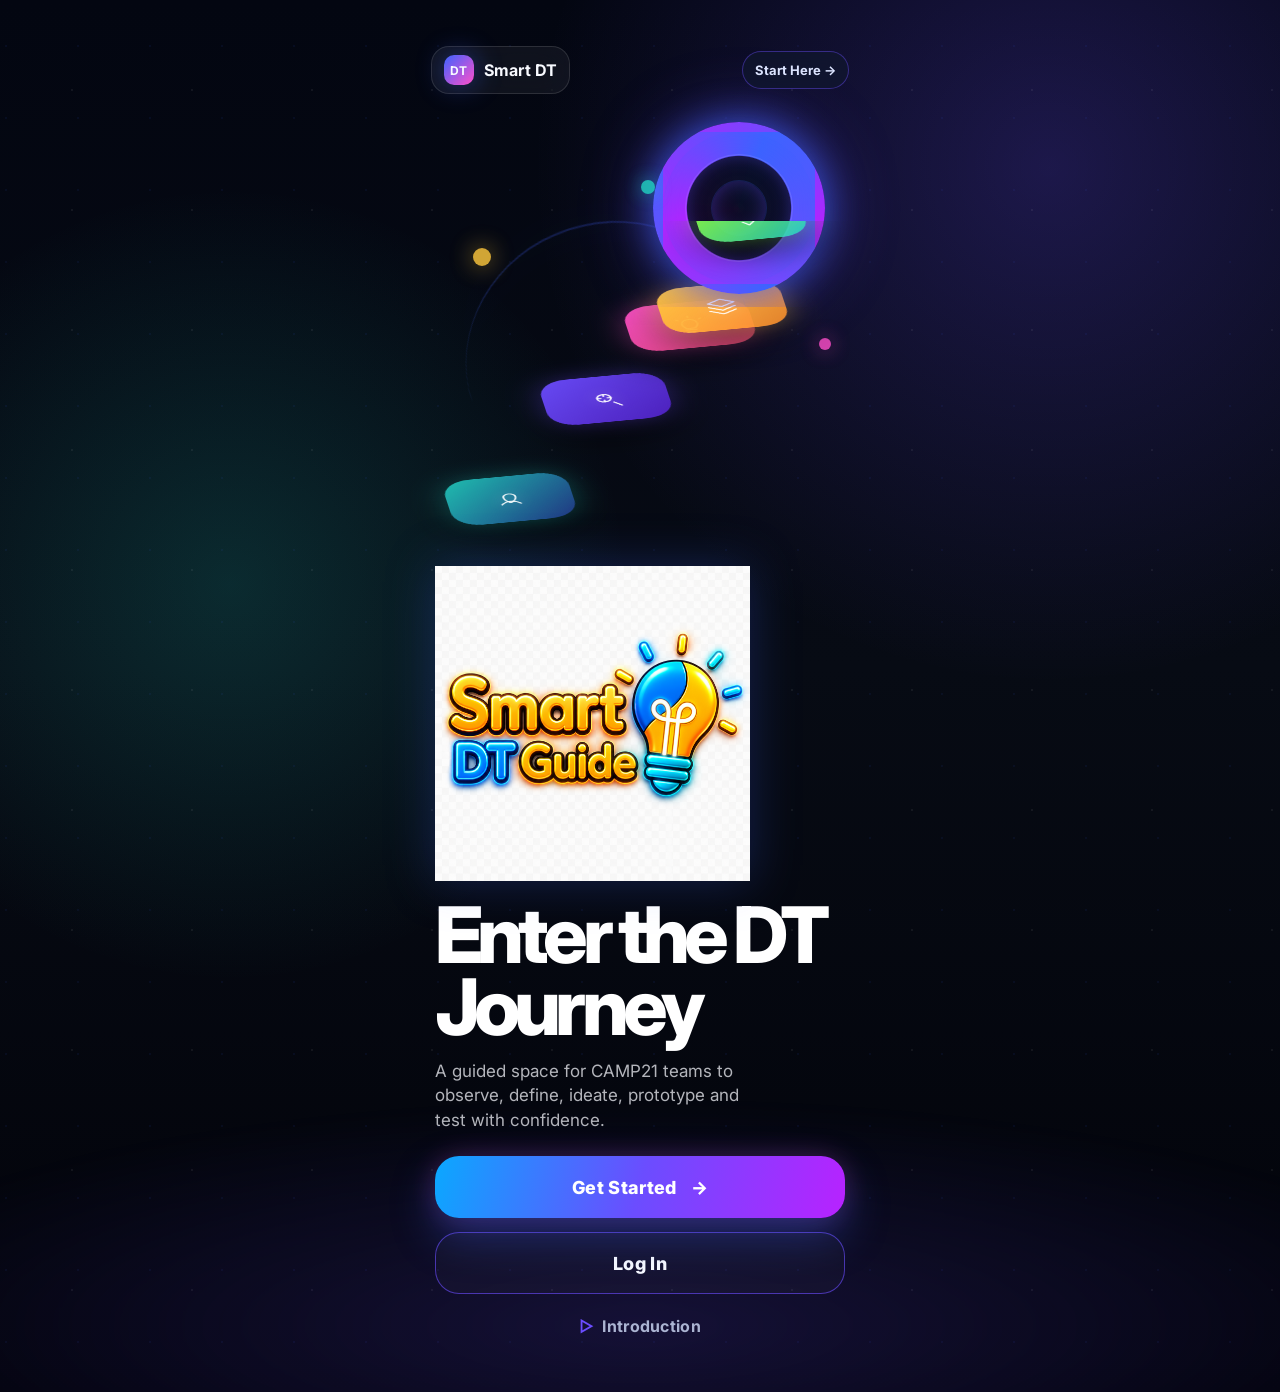
<file: index.html>
<!DOCTYPE html>
<html lang="en">
<head>
    <meta charset="UTF-8">
    <meta name="viewport" content="width=device-width, initial-scale=1.0">
    <title>Welcome | Smart DT Guide</title>
    <link href="https://fonts.googleapis.com/css2?family=Inter:wght@400;500;600;700;800&display=swap" rel="stylesheet">
    <link rel="stylesheet" href="css/style.css">
    <style>
        :root {
            --welcome-bg: #050816;
            --welcome-card: rgba(16, 23, 34, 0.72);
            --electric-blue: #3D63FF;
            --neon-violet: #6B4DFF;
            --hot-magenta: #FF4FCB;
            --vibrant-teal: #21D4C2;
            --vibrant-yellow: #FFC83D;
            --fluoro-green: #8DFF3F;
        }

        body {
            min-height: 100vh;
            overflow-x: hidden;
            background:
                radial-gradient(circle at 82% 12%, rgba(107,77,255,.24), transparent 32%),
                radial-gradient(circle at 18% 42%, rgba(33,212,194,.16), transparent 30%),
                linear-gradient(180deg, #030611 0%, #070B14 48%, #02030A 100%);
        }

        .welcome-stage {
            position: relative;
            min-height: 100vh;
            width: 100%;
            display: flex;
            justify-content: center;
            overflow: hidden;
            padding: 18px 18px 26px;
            isolation: isolate;
        }

        .welcome-stage::before {
            content: "";
            position: absolute;
            inset: 0;
            background-image:
                radial-gradient(circle, rgba(255,255,255,.22) 1px, transparent 1px),
                radial-gradient(circle, rgba(61,99,255,.24) 1px, transparent 1px);
            background-size: 120px 120px, 72px 72px;
            background-position: 12px 30px, 42px 82px;
            opacity: .28;
            animation: drift 18s linear infinite;
            z-index: -3;
        }

        .welcome-stage::after {
            content: "";
            position: absolute;
            inset: auto -20% -12% -20%;
            height: 52vh;
            background: radial-gradient(ellipse at center, rgba(107,77,255,.18), transparent 68%);
            filter: blur(8px);
            z-index: -2;
        }

        @keyframes drift {
            from { transform: translate3d(0,0,0); }
            to { transform: translate3d(-70px, 70px, 0); }
        }

        .phone-canvas {
            position: relative;
            width: min(100%, 430px);
            min-height: calc(100vh - 44px);
            display: flex;
            flex-direction: column;
            justify-content: space-between;
            padding: 28px 6px 0;
        }

        .top-actions {
            position: relative;
            z-index: 5;
            display: flex;
            align-items: center;
            justify-content: space-between;
            min-height: 44px;
        }

        .mini-brand {
            display: inline-flex;
            align-items: center;
            gap: 10px;
            padding: 8px 12px;
            border: 1px solid rgba(255,255,255,.12);
            background: rgba(255,255,255,.05);
            backdrop-filter: blur(16px);
            border-radius: 18px;
            color: #F8FAFF;
            font-weight: 700;
            letter-spacing: .01em;
        }

        .mini-brand-mark {
            display: grid;
            place-items: center;
            width: 30px;
            height: 30px;
            border-radius: 10px;
            background: linear-gradient(135deg, var(--electric-blue), var(--hot-magenta));
            box-shadow: 0 0 28px rgba(61,99,255,.45);
            font-size: 12px;
        }

        .intro-pill {
            display: inline-flex;
            align-items: center;
            gap: 8px;
            color: #DCE4FF;
            font-size: 13px;
            font-weight: 700;
            padding: 10px 12px;
            border: 1px solid rgba(107,77,255,.42);
            border-radius: 999px;
            background: rgba(18,26,47,.54);
            backdrop-filter: blur(12px);
        }

        .portal-world {
            position: relative;
            height: 52vh;
            min-height: 390px;
            margin-top: 4px;
            transform-style: preserve-3d;
        }

        .portal {
            position: absolute;
            top: 24px;
            right: 24px;
            width: 172px;
            height: 172px;
            border-radius: 50%;
            border: 10px solid transparent;
            background:
                radial-gradient(circle at center, rgba(5,8,22,.92) 0 48%, transparent 49%),
                conic-gradient(from 20deg, #3D63FF, #6B4DFF, #B025FF, #3D63FF);
            box-shadow:
                0 0 38px rgba(61,99,255,.72),
                0 0 72px rgba(107,77,255,.45),
                inset 0 0 34px rgba(61,99,255,.22);
            animation: portalPulse 2.8s ease-in-out infinite;
        }

        .portal::before,
        .portal::after {
            content: "";
            position: absolute;
            inset: 22px;
            border: 1px solid rgba(255,255,255,.12);
            border-radius: 50%;
            box-shadow: inset 0 0 18px rgba(107,77,255,.35);
        }

        .portal::after {
            inset: 48px;
            border-color: rgba(61,99,255,.20);
        }

        @keyframes portalPulse {
            0%, 100% { transform: scale(1); filter: saturate(1); }
            50% { transform: scale(1.035); filter: saturate(1.35); }
        }

        .path-line {
            position: absolute;
            left: 34px;
            right: 94px;
            top: 124px;
            height: 270px;
            border-top: 2px solid rgba(61,99,255,.36);
            border-radius: 50% 50% 0 0;
            transform: rotate(-18deg);
            filter: drop-shadow(0 0 12px rgba(61,99,255,.28));
            opacity: .65;
        }

        .dt-tile {
            position: absolute;
            display: grid;
            place-items: center;
            width: 126px;
            height: 86px;
            border-radius: 28px;
            box-shadow: 0 30px 50px rgba(0,0,0,.42), inset 0 1px 0 rgba(255,255,255,.25);
            transform: rotateX(58deg) rotateZ(-10deg);
            animation: floatTile 4.5s ease-in-out infinite;
        }

        .dt-tile svg {
            width: 42px;
            height: 42px;
            stroke: rgba(255,255,255,.92);
            fill: none;
            stroke-width: 2.2;
            stroke-linecap: round;
            stroke-linejoin: round;
            filter: drop-shadow(0 0 10px rgba(255,255,255,.25));
        }

        @keyframes floatTile {
            0%, 100% { translate: 0 0; }
            50% { translate: 0 -9px; }
        }

        .tile-empathise {
            left: 16px;
            bottom: 24px;
            background: linear-gradient(135deg, rgba(33,212,194,.88), rgba(61,99,255,.46));
            box-shadow: 0 0 34px rgba(33,212,194,.30), 0 30px 50px rgba(0,0,0,.46);
            animation-delay: .05s;
        }

        .tile-define {
            left: 112px;
            bottom: 124px;
            background: linear-gradient(135deg, rgba(107,77,255,.95), rgba(85,34,210,.88));
            box-shadow: 0 0 34px rgba(107,77,255,.34), 0 30px 50px rgba(0,0,0,.46);
            animation-delay: .5s;
        }

        .tile-ideate {
            right: 96px;
            bottom: 198px;
            background: linear-gradient(135deg, rgba(255,79,203,.95), rgba(255,79,120,.86));
            box-shadow: 0 0 34px rgba(255,79,203,.36), 0 30px 50px rgba(0,0,0,.46);
            animation-delay: .9s;
        }

        .tile-prototype {
            right: 64px;
            top: 166px;
            background: linear-gradient(135deg, rgba(255,200,61,.98), rgba(255,143,42,.88));
            box-shadow: 0 0 34px rgba(255,200,61,.38), 0 30px 50px rgba(0,0,0,.46);
            animation-delay: 1.3s;
        }

        .tile-test {
            right: 44px;
            top: 88px;
            width: 108px;
            height: 70px;
            background: linear-gradient(135deg, rgba(141,255,63,.95), rgba(33,212,194,.86));
            box-shadow: 0 0 34px rgba(141,255,63,.32), 0 30px 50px rgba(0,0,0,.46);
            animation-delay: 1.7s;
        }

        .orb {
            position: absolute;
            border-radius: 50%;
            filter: blur(.1px);
            opacity: .82;
            animation: orbDrift 7s ease-in-out infinite alternate;
        }

        .orb-one { width: 18px; height: 18px; background: var(--vibrant-yellow); left: 42px; top: 150px; box-shadow: 0 0 24px rgba(255,200,61,.75); }
        .orb-two { width: 12px; height: 12px; background: var(--hot-magenta); right: 18px; top: 240px; box-shadow: 0 0 20px rgba(255,79,203,.7); animation-delay: 1.4s; }
        .orb-three { width: 14px; height: 14px; background: var(--vibrant-teal); left: 210px; top: 82px; box-shadow: 0 0 18px rgba(33,212,194,.7); animation-delay: .9s; }

        @keyframes orbDrift {
            from { transform: translate3d(0,0,0); }
            to { transform: translate3d(14px,-18px,0); }
        }

        .welcome-copy {
            position: relative;
            z-index: 10;
            padding: 0 4px 0;
        }

        .brand-lockup {
            display: flex;
            align-items: center;
            justify-content: flex-start;
            margin-bottom: 18px;
        }

        .brand-lockup img {
            width: min(78%, 315px);
            height: auto;
            object-fit: contain;
            filter: drop-shadow(0 0 24px rgba(61,99,255,.25));
        }

        .welcome-title {
            font-family: 'Inter', sans-serif;
            font-size: clamp(54px, 16vw, 78px);
            line-height: .92;
            letter-spacing: -0.075em;
            font-weight: 800;
            color: #fff;
            margin-bottom: 16px;
        }

        .welcome-subtitle {
            color: rgba(248,250,255,.72);
            font-size: 17px;
            line-height: 1.45;
            margin-bottom: 24px;
            max-width: 330px;
        }

        .cta-stack {
            display: grid;
            gap: 14px;
            padding-bottom: 22px;
        }

        .welcome-btn {
            min-height: 62px;
            border-radius: 24px;
            display: flex;
            align-items: center;
            justify-content: center;
            gap: 14px;
            font-weight: 800;
            letter-spacing: .02em;
            font-size: 18px;
            transition: transform .25s ease, box-shadow .25s ease, border-color .25s ease;
        }

        .welcome-btn:hover { transform: translateY(-2px); }

        .btn-glow {
            color: #fff;
            background: linear-gradient(105deg, #0AA8FF, var(--neon-violet), #B822FF);
            box-shadow: 0 18px 44px rgba(61,99,255,.35), 0 0 28px rgba(255,79,203,.20);
            position: relative;
            overflow: hidden;
        }

        .btn-glow::before {
            content: "";
            position: absolute;
            inset: 0;
            background: linear-gradient(90deg, transparent, rgba(255,255,255,.22), transparent);
            transform: translateX(-110%);
            animation: sheen 3.2s ease-in-out infinite;
        }

        @keyframes sheen {
            0%, 42% { transform: translateX(-110%); }
            72%, 100% { transform: translateX(110%); }
        }

        .btn-line {
            border: 1px solid rgba(107,77,255,.62);
            background: rgba(255,255,255,.025);
            color: #F8FAFF;
        }

        .link-intro {
            justify-self: center;
            color: rgba(184,194,224,.92);
            font-weight: 700;
            letter-spacing: .02em;
            padding: 8px 12px;
        }

        .link-intro span {
            color: var(--neon-violet);
            margin-right: 8px;
        }

        @media (max-height: 760px) {
            .portal-world { min-height: 330px; height: 45vh; }
            .welcome-title { font-size: 54px; }
            .brand-lockup img { width: 240px; }
            .dt-tile { transform: scale(.86) rotateX(58deg) rotateZ(-10deg); }
            .portal { transform: scale(.86); transform-origin: top right; }
            .tile-test { top: 84px; }
        }
    </style>
</head>
<body>
    <main class="welcome-stage">
        <section class="phone-canvas" aria-label="Smart DT Guide welcome screen">
            <header class="top-actions">
                <div class="mini-brand" aria-label="Smart DT Guide">
                    <span class="mini-brand-mark">DT</span>
                    <span>Smart DT</span>
                </div>
                <a class="intro-pill" href="intro-dt.html">Start Here →</a>
            </header>

            <section class="portal-world" aria-hidden="true">
                <div class="path-line"></div>
                <div class="portal"></div>
                <div class="orb orb-one"></div>
                <div class="orb orb-two"></div>
                <div class="orb orb-three"></div>

                <div class="dt-tile tile-empathise">
                    <svg viewBox="0 0 48 48"><path d="M17 20c0-4 3-7 7-7s7 3 7 7c0 7-7 12-7 12s-7-5-7-12Z"/><path d="M13 35c3-4 7-6 11-6s8 2 11 6"/></svg>
                </div>
                <div class="dt-tile tile-define">
                    <svg viewBox="0 0 48 48"><circle cx="22" cy="22" r="8"/><path d="M32 32l8 8"/><path d="M22 14v4M22 26v4M14 22h4M26 22h4"/></svg>
                </div>
                <div class="dt-tile tile-ideate">
                    <svg viewBox="0 0 48 48"><path d="M18 34h12"/><path d="M20 39h8"/><path d="M15 22c0-6 4-10 9-10s9 4 9 10c0 4-2 6-4 9H19c-2-3-4-5-4-9Z"/><path d="M24 5v3M38 11l-2 2M10 11l2 2"/></svg>
                </div>
                <div class="dt-tile tile-prototype">
                    <svg viewBox="0 0 48 48"><path d="M24 7l15 8-15 8-15-8 15-8Z"/><path d="M9 23l15 8 15-8"/><path d="M9 31l15 8 15-8"/></svg>
                </div>
                <div class="dt-tile tile-test">
                    <svg viewBox="0 0 48 48"><path d="M14 25l7 7 14-17"/></svg>
                </div>
            </section>

            <section class="welcome-copy">
                <div class="brand-lockup">
                    <img src="assets/brand/logo-full.png" alt="Smart DT Guide" onerror="this.style.display='none';">
                </div>
                <h1 class="welcome-title">Enter the DT Journey</h1>
                <p class="welcome-subtitle">A guided space for CAMP21 teams to observe, define, ideate, prototype and test with confidence.</p>

                <div class="cta-stack">
                    <a href="registration.html" class="welcome-btn btn-glow">Get Started <span>→</span></a>
                    <a href="login.html" class="welcome-btn btn-line">Log In</a>
                    <a href="intro-dt.html" class="link-intro"><span>▷</span>Introduction</a>
                </div>
            </section>
        </section>
    </main>
</body>
</html>
</file>
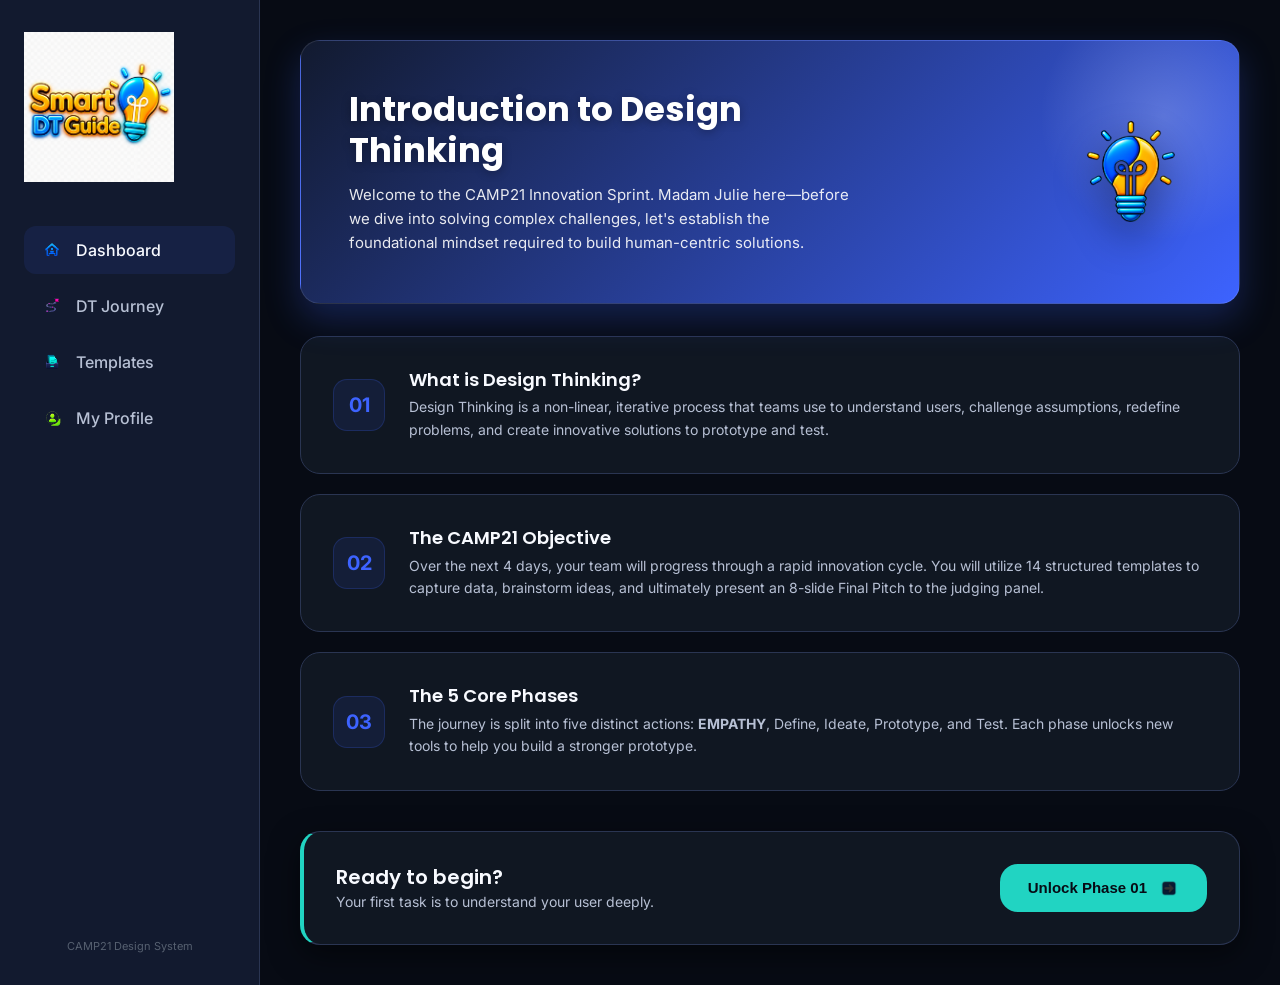
<file: intro-dt.html>
<!DOCTYPE html>
<html lang="en">
<head>
    <meta charset="UTF-8">
    <meta name="viewport" content="width=device-width, initial-scale=1.0">
    <title>Intro to DT | Smart DT Guide</title>
    <link href="https://fonts.googleapis.com/css2?family=Inter:wght@400;500;600&family=Poppins:wght@500;600;700&display=swap" rel="stylesheet">
    <link rel="stylesheet" href="css/style.css">
    <style>
        .app-layout { display: grid; grid-template-columns: 260px 1fr; min-height: 100vh; }
        
        /* --- SIDEBAR --- */
        .sidebar {
            background-color: var(--sidebar-bg); border-right: 1px solid var(--border-light);
            padding: 32px 24px; display: flex; flex-direction: column; justify-content: space-between;
        }
        .sidebar-brand img { max-width: 150px; margin-bottom: 40px; }
        
        .sidebar-menu { list-style: none; display: flex; flex-direction: column; gap: 8px; }
        .sidebar-menu a {
            display: flex; align-items: center; gap: 12px; padding: 12px 16px;
            border-radius: var(--radius-input); color: var(--text-muted); font-weight: 500;
            transition: var(--transition);
        }
        .sidebar-menu a img { width: 24px; height: 24px; object-fit: contain; }
        .sidebar-menu li.active a, .sidebar-menu a:hover {
            background-color: rgba(61, 99, 255, 0.1); color: var(--text-main);
        }
        
        .sidebar-footer { font-size: 11px; color: var(--locked-state); text-align: center; }

        /* --- MAIN WORKSPACE --- */
        .main-content { padding: 40px; overflow-y: auto; max-width: 1200px; margin: 0 auto; width: 100%; }
        
        /* --- VIBRANT HERO CARD (Electric Blue Theme) --- */
        .hero-card {
            background: linear-gradient(135deg, var(--sidebar-bg) 0%, var(--phase-pitch) 100%);
            border-radius: var(--radius-card); 
            padding: 48px;
            margin-bottom: 32px; 
            box-shadow: 0 15px 35px rgba(61, 99, 255, 0.25);
            border: 1px solid rgba(255, 255, 255, 0.1);
            display: flex;
            align-items: center;
            justify-content: space-between;
            position: relative; 
            overflow: hidden;
        }
        
        /* Glowing light leak */
        .hero-card::after {
            content: ''; position: absolute; top: -50px; right: -50px;
            width: 250px; height: 250px; 
            background: radial-gradient(circle, rgba(255, 255, 255, 0.2) 0%, transparent 70%);
            border-radius: 50%; pointer-events: none;
        }

        .hero-card-text { max-width: 60%; z-index: 2; }
        .hero-card h1 { color: #FFFFFF; font-size: 34px; margin-bottom: 12px; font-weight: 700; text-shadow: 0 2px 10px rgba(0,0,0,0.3); }
        .hero-card p { color: rgba(255, 255, 255, 0.9); font-size: 15px; line-height: 1.6; }

        /* Floating 3D Logo Asset */
        .hero-card-asset {
            max-width: 30%;
            z-index: 2;
            display: flex;
            align-items: center;
            justify-content: center;
        }
        .hero-card-asset img {
            width: 120px;
            height: auto;
            filter: drop-shadow(0 15px 20px rgba(0,0,0,0.4));
            animation: float 4s ease-in-out infinite;
        }

        /* --- MODULE CARDS --- */
        .module-list { display: flex; flex-direction: column; gap: 20px; margin-bottom: 40px; }
        .module-card {
            background: var(--card-bg); padding: 32px; border-radius: var(--radius-card);
            border: 1px solid var(--border-light); display: flex; gap: 24px; align-items: center;
        }
        
        .module-number {
            background: rgba(61, 99, 255, 0.1); color: var(--phase-pitch);
            width: 52px; height: 52px; border-radius: 14px; display: flex;
            align-items: center; justify-content: center; font-weight: 700; font-size: 20px; flex-shrink: 0;
            border: 1px solid rgba(61, 99, 255, 0.2);
        }
        
        .module-content h3 { font-size: 18px; margin-bottom: 6px; color: var(--text-main); }
        .module-content p { font-size: 14px; color: var(--text-muted); line-height: 1.6; }

        /* --- ACTION BAR (Teal Accent for Phase 01) --- */
        .action-bar {
            background: var(--card-bg); border: 1px solid var(--border-light);
            border-radius: var(--radius-card); padding: 32px; display: flex;
            justify-content: space-between; align-items: center; box-shadow: var(--shadow-md);
            border-left: 4px solid var(--phase-empathy);
        }
        .action-bar h3 { color: var(--text-main); margin-bottom: 4px; font-size: 20px; }
        
        .btn-start-journey {
            display: inline-flex; align-items: center; gap: 12px; background: var(--phase-empathy);
            color: var(--bg-main); padding: 14px 28px; border-radius: var(--radius-btn); font-weight: 700;
            transition: var(--transition); border: none; cursor: pointer; font-size: 15px;
        }
        .btn-start-journey img { width: 20px; height: 20px; object-fit: contain; filter: brightness(0.2); }
        .btn-start-journey:hover { background: #1bc2b1; box-shadow: 0 4px 20px rgba(33, 212, 194, 0.4); transform: translateY(-2px); }

        @keyframes float {
            0% { transform: translateY(0px); }
            50% { transform: translateY(-8px); }
            100% { transform: translateY(0px); }
        }

        /* Mobile Nav */
        .mobile-nav { display: none; }

        @media (max-width: 992px) {
            .app-layout { grid-template-columns: 1fr; }
            .sidebar { display: none; }
            .main-content { padding: 24px 20px 100px 20px; }
            .hero-card { flex-direction: column; text-align: left; padding: 32px 24px; gap: 24px; align-items: flex-start; }
            .hero-card-text { max-width: 100%; }
            .hero-card-asset { position: absolute; right: -20px; top: 20px; max-width: 100px; opacity: 0.3; }
            .module-card { flex-direction: column; text-align: left; gap: 16px; align-items: flex-start; padding: 24px; }
            .action-bar { flex-direction: column; text-align: left; align-items: flex-start; gap: 24px; }
            .mobile-nav {
                display: flex; position: fixed; bottom: 0; left: 0; width: 100%;
                background: var(--sidebar-bg); border-top: 1px solid var(--border-light);
                padding: 16px; justify-content: space-around; z-index: 100;
            }
            .mobile-nav img { width: 28px; height: 28px; opacity: 0.6; }
            .mobile-nav .active img { opacity: 1; filter: drop-shadow(0 0 5px var(--phase-pitch)); }
        }
    </style>
</head>
<body>
    <div class="app-layout">
        
        <!-- SIDEBAR (Desktop) -->
        <aside class="sidebar">
            <div>
                <div class="sidebar-brand">
                    <img src="assets/brand/logo-full.png" alt="Smart DT Guide" onerror="this.style.display='none';">
                </div>
                <ul class="sidebar-menu">
                    <li class="active">
                        <a href="dashboard.html"><img src="assets/navigation/nav-home.png" alt="Home"> Dashboard</a>
                    </li>
                    <li>
                        <a href="#"><img src="assets/navigation/nav-journey.png" alt="Journey"> DT Journey</a>
                    </li>
                    <li>
                        <a href="#"><img src="assets/navigation/nav-templates.png" alt="Templates"> Templates</a>
                    </li>
                    <li>
                        <a href="#"><img src="assets/navigation/nav-profile.png" alt="Profile"> My Profile</a>
                    </li>
                </ul>
            </div>
            <div class="sidebar-footer">CAMP21 Design System</div>
        </aside>

        <!-- MAIN WORKSPACE -->
        <main class="main-content">
            
            <!-- VIBRANT HERO CARD -->
            <div class="hero-card">
                <div class="hero-card-text">
                    <h1>Introduction to Design Thinking</h1>
                    <p>Welcome to the CAMP21 Innovation Sprint. Madam Julie here—before we dive into solving complex challenges, let's establish the foundational mindset required to build human-centric solutions.</p>
                </div>
                
                <div class="hero-card-asset">
                    <img src="assets/brand/logo.png" alt="Smart DT Lightbulb Asset" onerror="this.style.display='none';">
                </div>
            </div>

            <!-- LEARNING MODULES -->
            <div class="module-list">
                <div class="module-card">
                    <div class="module-number">01</div>
                    <div class="module-content">
                        <h3>What is Design Thinking?</h3>
                        <p>Design Thinking is a non-linear, iterative process that teams use to understand users, challenge assumptions, redefine problems, and create innovative solutions to prototype and test.</p>
                    </div>
                </div>

                <div class="module-card">
                    <div class="module-number">02</div>
                    <div class="module-content">
                        <h3>The CAMP21 Objective</h3>
                        <p>Over the next 4 days, your team will progress through a rapid innovation cycle. You will utilize 14 structured templates to capture data, brainstorm ideas, and ultimately present an 8-slide Final Pitch to the judging panel.</p>
                    </div>
                </div>

                <div class="module-card">
                    <div class="module-number">03</div>
                    <div class="module-content">
                        <h3>The 5 Core Phases</h3>
                        <p>The journey is split into five distinct actions: <strong>EMPATHY</strong>, Define, Ideate, Prototype, and Test. Each phase unlocks new tools to help you build a stronger prototype.</p>
                    </div>
                </div>
            </div>

            <!-- ACTION BAR -->
            <div class="action-bar">
                <div>
                    <h3>Ready to begin?</h3>
                    <p style="color: var(--text-muted); font-size: 14px;">Your first task is to understand your user deeply.</p>
                </div>
                
                <button onclick="window.location.href='dashboard.html'" class="btn-start-journey">
                    Unlock Phase 01
                    <img src="assets/icons/next.png" alt="Next" onerror="this.style.display='none';">
                </button>
            </div>
            
        </main>

        <!-- BOTTOM NAV (Mobile Only) -->
        <nav class="mobile-nav">
            <a href="dashboard.html" class="active"><img src="assets/navigation/nav-home.png" alt="Home"></a>
            <a href="#"><img src="assets/navigation/nav-journey.png" alt="Journey"></a>
            <a href="#"><img src="assets/navigation/nav-templates.png" alt="Templates"></a>
            <a href="#"><img src="assets/navigation/nav-profile.png" alt="Profile"></a>
        </nav>

    </div>
</body>
</html>
</file>
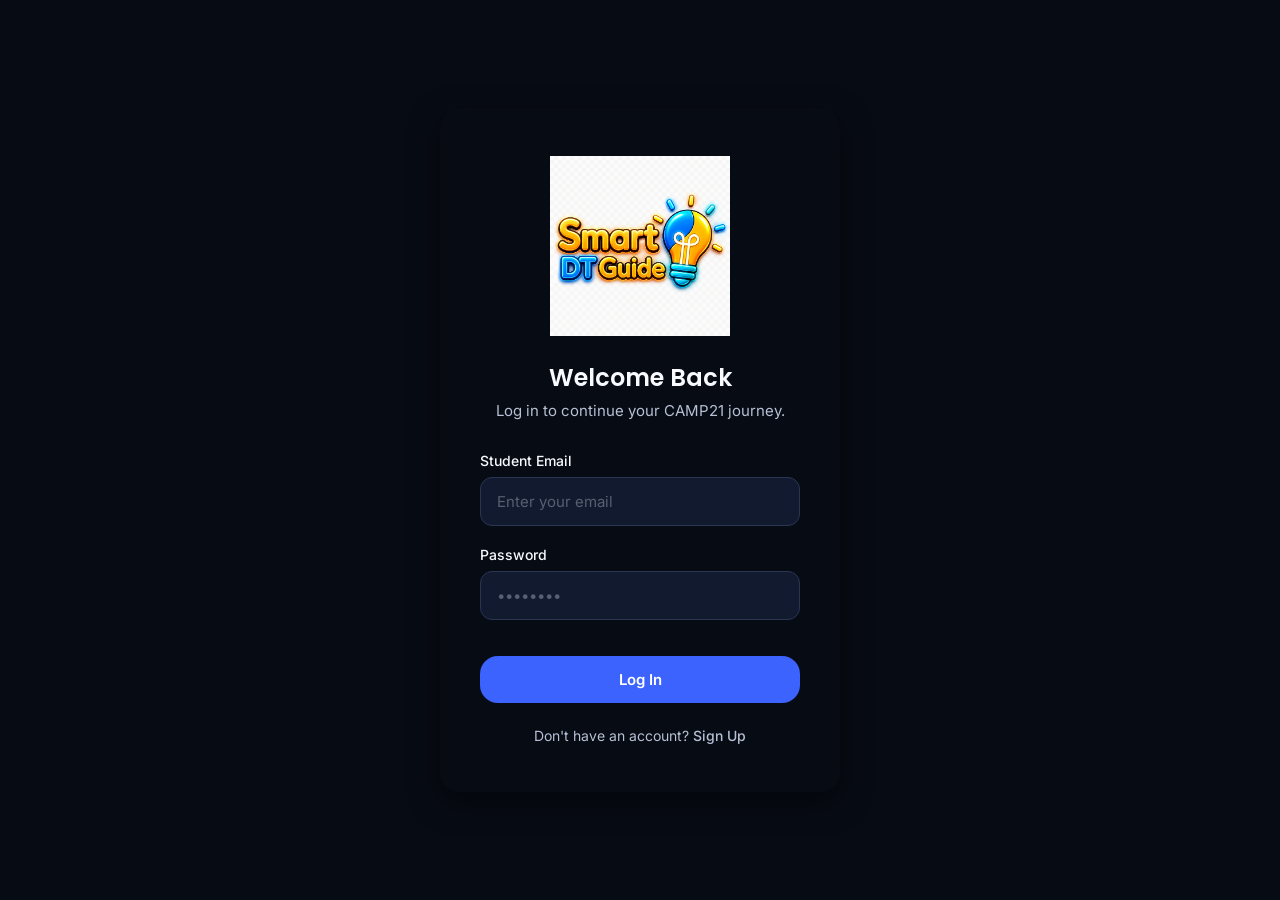
<file: login.html>
<!DOCTYPE html>
<html lang="en">
<head>
    <meta charset="UTF-8">
    <meta name="viewport" content="width=device-width, initial-scale=1.0">
    <title>Log In | Smart DT Guide</title>
    <link href="https://fonts.googleapis.com/css2?family=Inter:wght@400;500&family=Poppins:wght@600;700&display=swap" rel="stylesheet">
    <link rel="stylesheet" href="css/style.css">
    <style>
        .auth-wrapper { flex: 1; display: flex; align-items: center; justify-content: center; padding: 24px; }
        .auth-card {
            background: var(--surface-card); width: 100%; max-width: 400px; padding: 48px 40px; 
            border-radius: var(--radius-card); box-shadow: var(--shadow-md); text-align: center; 
            border: 1px solid var(--border-dark);
        }
        .auth-card img { max-width: 180px; margin-bottom: 24px; }
        .auth-card h2 { margin-bottom: 8px; }
        .auth-card p { color: var(--text-muted); margin-bottom: 32px; font-size: 15px; }
        .auth-footer { margin-top: 24px; font-size: 14px; color: var(--text-muted); }
        .auth-footer a { color: var(--teal); font-weight: 500; }
    </style>
</head>
<body>
    <div class="auth-wrapper">
        <div class="auth-card">
            <img src="assets/brand/logo-full.png" alt="Smart DT Guide Logo" onerror="this.style.display='none';">
            <h2>Welcome Back</h2>
            <p>Log in to continue your CAMP21 journey.</p>
            
            <form action="dashboard.html" method="GET">
                <div class="form-group">
                    <label>Student Email</label>
                    <input type="email" class="form-control" placeholder="Enter your email" required>
                </div>
                <div class="form-group">
                    <label>Password</label>
                    <input type="password" class="form-control" placeholder="••••••••" required>
                </div>
                <button type="submit" class="btn btn-primary" style="width: 100%; margin-top: 16px;">Log In</button>
            </form>

            <div class="auth-footer">
                Don't have an account? <a href="registration.html">Sign Up</a>
            </div>
        </div>
    </div>
</body>
</html>
</file>
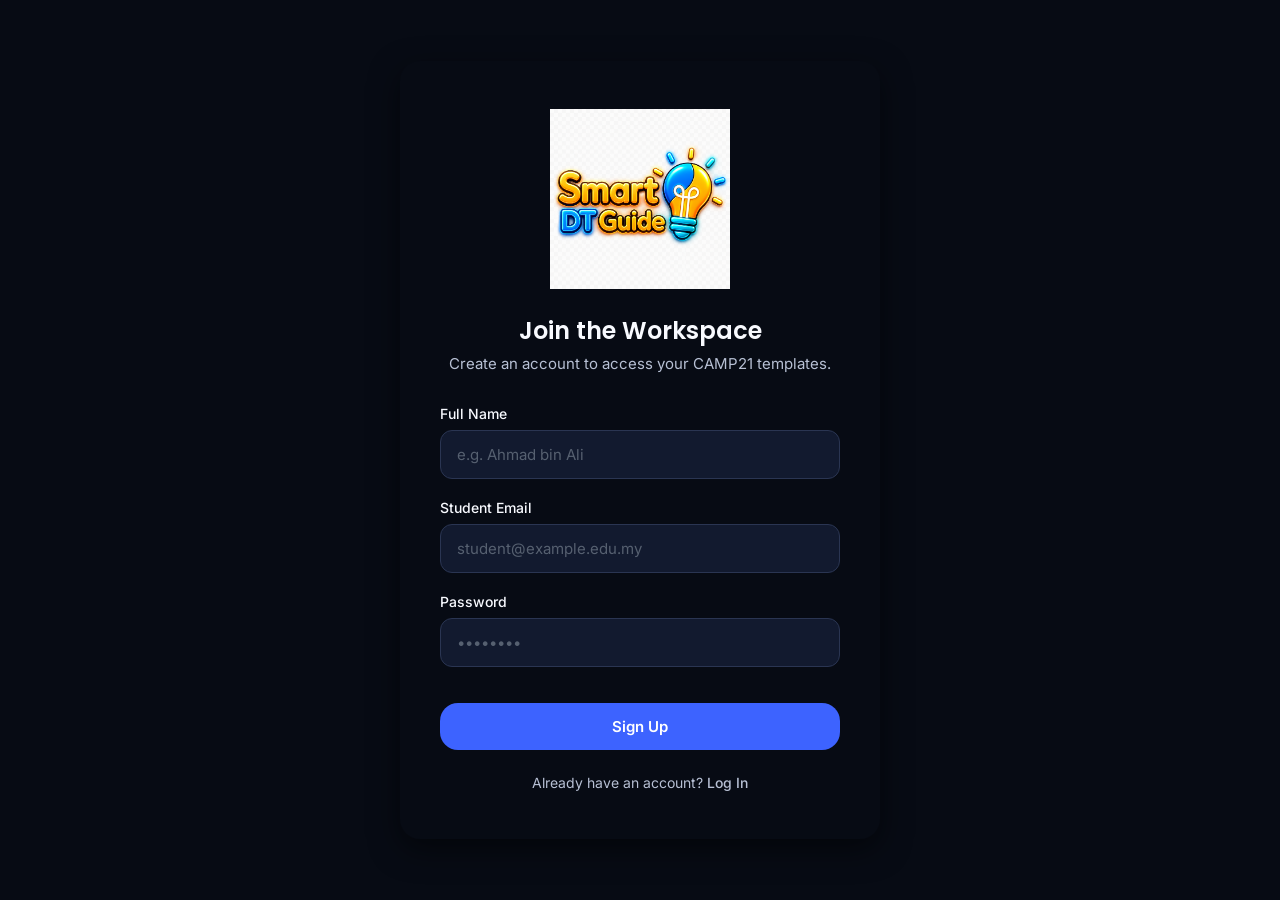
<file: registration.html>
<!DOCTYPE html>
<html lang="en">
<head>
    <meta charset="UTF-8">
    <meta name="viewport" content="width=device-width, initial-scale=1.0">
    <title>Register | Smart DT Guide</title>
    <link href="https://fonts.googleapis.com/css2?family=Inter:wght@400;500&family=Poppins:wght@600;700&display=swap" rel="stylesheet">
    <link rel="stylesheet" href="css/style.css">
    <style>
        .auth-wrapper { flex: 1; display: flex; align-items: center; justify-content: center; padding: 24px; }
        .auth-card {
            background: var(--surface-card); width: 100%; max-width: 480px; padding: 48px 40px; 
            border-radius: var(--radius-card); box-shadow: var(--shadow-md); text-align: center; 
            border: 1px solid var(--border-dark);
        }
        .auth-card img { max-width: 180px; margin-bottom: 24px; }
        .auth-card h2 { margin-bottom: 8px; }
        .auth-card p { color: var(--text-muted); margin-bottom: 32px; font-size: 15px; }
        .auth-footer { margin-top: 24px; font-size: 14px; color: var(--text-muted); }
        .auth-footer a { color: var(--teal); font-weight: 500; }
    </style>
</head>
<body>
    <div class="auth-wrapper">
        <div class="auth-card">
            <img src="assets/brand/logo-full.png" alt="Smart DT Guide Logo" onerror="this.style.display='none';">
            <h2>Join the Workspace</h2>
            <p>Create an account to access your CAMP21 templates.</p>
            
            <form action="dashboard.html" method="GET">
                <div class="form-group">
                    <label>Full Name</label>
                    <input type="text" class="form-control" placeholder="e.g. Ahmad bin Ali" required>
                </div>
                <div class="form-group">
                    <label>Student Email</label>
                    <input type="email" class="form-control" placeholder="student@example.edu.my" required>
                </div>
                <div class="form-group">
                    <label>Password</label>
                    <input type="password" class="form-control" placeholder="••••••••" required>
                </div>
                <button type="submit" class="btn btn-primary" style="width: 100%; margin-top: 16px;">Sign Up</button>
            </form>

            <div class="auth-footer">
                Already have an account? <a href="login.html">Log In</a>
            </div>
        </div>
    </div>
</body>
</html>
</file>
<file: css/style.css>
/* =========================================================
   SMART DT GUIDE: MASTER DESIGN SYSTEM (CAMP21 SPRINT)
   ========================================================= */

:root {
    /* --- Global Base Colors --- */
    --bg-main: #070B14;       /* Deep Midnight Navy - Main App Background */
    --sidebar-bg: #121A2F;    /* Dark Indigo - Sidebar & Bottom Nav */
    --card-bg: #101722;       /* Charcoal Navy - Phase Cards */
    --border-light: #2A3552;  /* Indigo Grey - Soft Card Borders */
    
    /* --- Typography Colors --- */
    --text-main: #F8FAFF;     /* Soft White - Main Text */
    --text-muted: #B7C0D4;    /* Cool Grey - Secondary Text */
    
    /* --- UI States --- */
    --locked-state: #566070;  /* Muted Grey - Disabled/Locked Templates */
    
    /* --- Phase Accent Colors (The Vibrant Core) --- */
    --phase-empathy: #21D4C2; /* Phase 1: Vibrant Teal */
    --phase-define: #6B4DFF;  /* Phase 2: Neon Violet */
    --phase-ideate: #FF4FCB;  /* Phase 3: Hot Magenta */
    --phase-prototype: #FFC83D; /* Phase 4: Vibrant Yellow */
    --phase-test: #8DFF3F;    /* Phase 5: Fluorescent Green */
    --phase-pitch: #3D63FF;   /* Final Pitch: Electric Blue */

    /* --- Typography Families --- */
    --font-primary: 'Poppins', sans-serif;
    --font-secondary: 'Inter', sans-serif;
    
    /* --- Component Variables --- */
    --radius-btn: 18px;
    --radius-card: 20px;
    --radius-input: 12px;
    --transition: all 0.3s cubic-bezier(0.25, 0.8, 0.25, 1);
    --shadow-md: 0 10px 30px rgba(0, 0, 0, 0.5);
}

/* =========================================================
   GLOBAL RESETS & STRUCTURE
   ========================================================= */
* {
    margin: 0;
    padding: 0;
    box-sizing: border-box;
    -webkit-font-smoothing: antialiased;
}

body {
    background-color: var(--bg-main);
    color: var(--text-main);
    font-family: var(--font-secondary);
    min-height: 100vh;
    display: flex;
    flex-direction: column;
}

h1, h2, h3, h4, .brand-font {
    font-family: var(--font-primary);
    font-weight: 600;
    line-height: 1.2;
}

a { 
    text-decoration: none; 
    color: inherit; 
}

/* =========================================================
   GLOBAL BUTTON SYSTEM
   ========================================================= */
.btn {
    display: inline-flex;
    align-items: center;
    justify-content: center;
    padding: 14px 28px;
    border-radius: var(--radius-btn);
    font-size: 15px;
    font-family: var(--font-secondary);
    font-weight: 600;
    cursor: pointer;
    border: none;
    transition: var(--transition);
    text-align: center;
}

/* Default Primary Button (Uses Electric Blue) */
.btn-primary { 
    background-color: var(--phase-pitch); 
    color: #FFF; 
}
.btn-primary:hover { 
    background-color: #2b4acc; 
    box-shadow: 0 4px 15px rgba(61, 99, 255, 0.4); 
    transform: translateY(-2px); 
}

/* Transparent Outline Button */
.btn-outline { 
    background-color: transparent; 
    color: var(--text-main); 
    border: 2px solid var(--border-light); 
}
.btn-outline:hover { 
    border-color: var(--text-main); 
}

/* =========================================================
   FORM ELEMENTS (For Login / Register)
   ========================================================= */
.form-group { 
    margin-bottom: 20px; 
    text-align: left; 
}

.form-group label { 
    display: block; 
    font-size: 14px; 
    font-weight: 500; 
    margin-bottom: 8px; 
    color: var(--text-main); 
}

.form-control {
    width: 100%; 
    padding: 14px 16px; 
    border-radius: var(--radius-input);
    background-color: var(--sidebar-bg); 
    border: 1px solid var(--border-light); 
    color: var(--text-main); 
    font-family: var(--font-secondary); 
    font-size: 15px;
    transition: var(--transition);
}

.form-control::placeholder { 
    color: var(--locked-state); 
}

.form-control:focus { 
    outline: none; 
    border-color: var(--phase-pitch); 
    background-color: var(--card-bg); 
}
</file>
